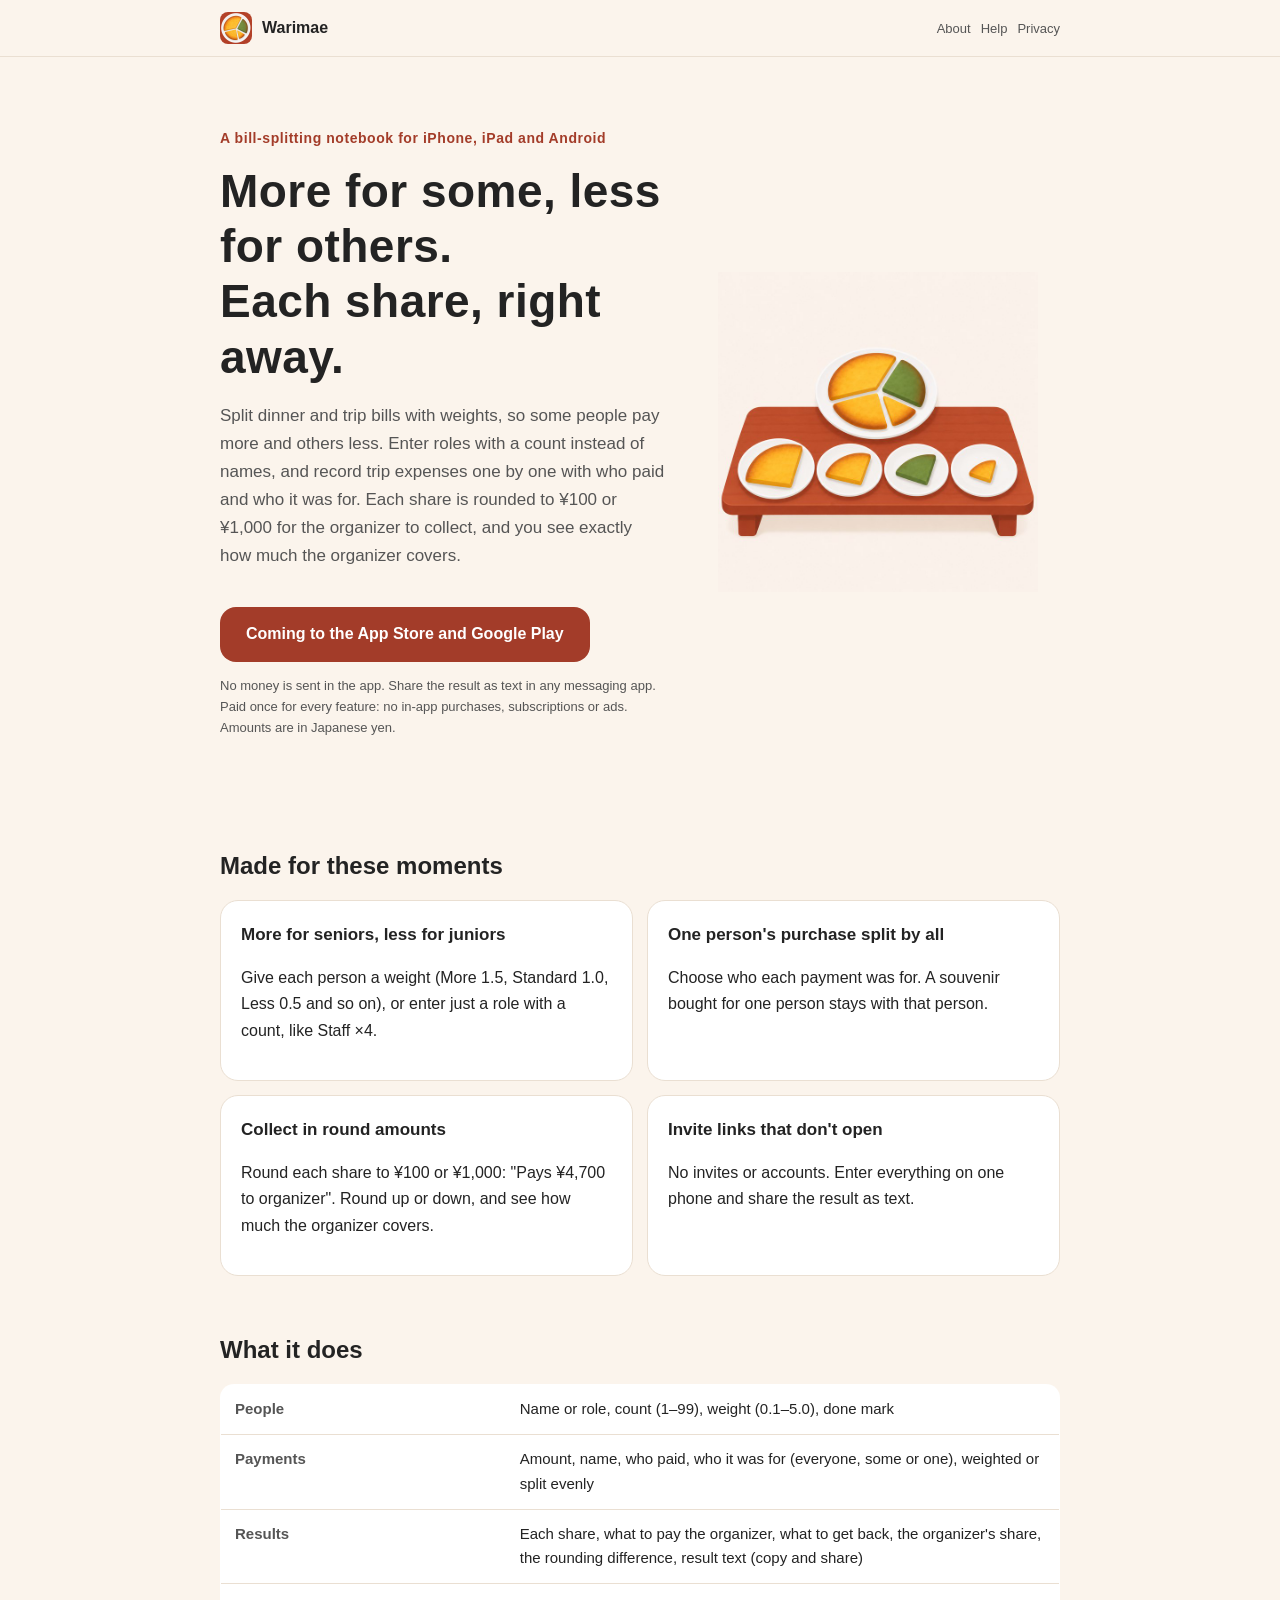
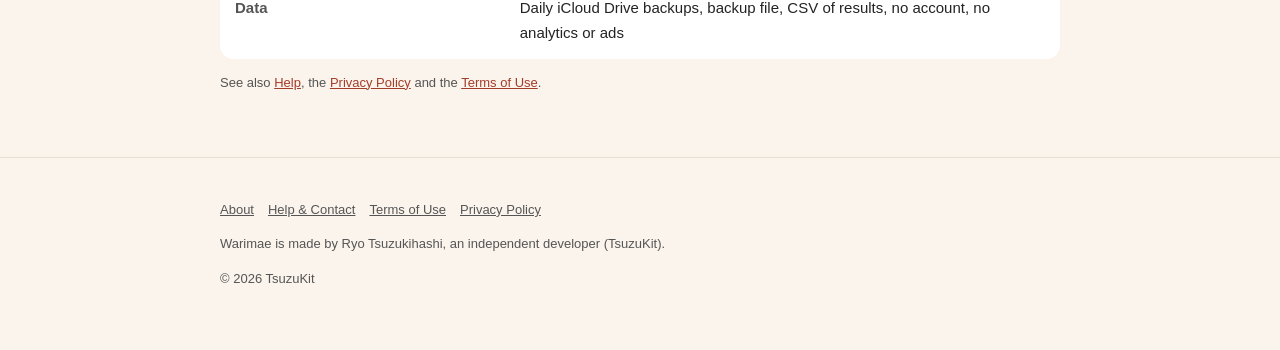
<file: index.html>
<!DOCTYPE html>
<html lang="ja" data-title-ja="わりまえ｜傾斜つき割り勘と旅行の精算" data-title-en="Warimae | Weighted bill split and trip expenses">
<head>
<meta charset="UTF-8">
<meta name="viewport" content="width=device-width, initial-scale=1">
<script>(function(){var l=navigator.languages&&navigator.languages.length?navigator.languages:[navigator.language||"ja"],p="en";for(var i=0;i<l.length;i++){var c=String(l[i]).toLowerCase();if(c.indexOf("ja")===0){p="ja";break}if(c.indexOf("en")===0){p="en";break}}var d=document.documentElement;d.lang=p;var t=d.getAttribute("data-title-"+p);if(t){document.title=t}})();</script>
<title>わりまえ｜傾斜つき割り勘と旅行の精算</title>
<meta name="description" content="部長は多め・新人は少なめの傾斜つき割り勘と、旅行の立替の精算。1人いくらを100円・1000円単位に丸めて幹事に集め、端数を誰が持つかまで出します。買い切り・広告なし。 / Split a bill with more for some and less for others, settle trip expenses, and round each share for the organizer to collect. One purchase, no ads.">
<meta property="og:title" content="わりまえ｜傾斜つき割り勘と旅行の精算">
<meta property="og:description" content="部長は多め・新人は少なめの傾斜つき割り勘と、旅行の立替の精算。1人いくらを100円・1000円単位に丸めて幹事に集め、端数を誰が持つかまで出します。買い切り・広告なし。">
<meta property="og:type" content="website">
<meta property="og:url" content="https://warimae.tsuzukit.com/">
<meta property="og:image" content="https://warimae.tsuzukit.com/assets/og.jpg">
<link rel="icon" href="assets/icon.png">
<link rel="apple-touch-icon" href="assets/icon.png">
<link rel="stylesheet" href="style.css">
</head>
<body>
<div data-l="ja" lang="ja">
<header class="site"><div class="wrap">
<a class="brand" href="./"><img src="assets/icon.png" alt="" width="32" height="32">わりまえ</a>
<nav class="site"><a href="./">紹介</a><a href="support.html">使い方</a><a href="privacy.html">プライバシー</a></nav>
</div></header>
<main class="wrap">
<section class="hero">
<div>
<p class="eyebrow">iPhone・iPad・Android の割り勘の帳面</p>
<h1>部長は多め、新人は少なめ。<br>1人いくら、すぐ出る。</h1>
<p class="lead">飲み会や旅行の割り勘を、人によって多め・少なめ（傾斜）をつけて出します。役職だけを人数つきで入れられ、旅行の立替は「誰が払った・誰のぶん」を1件ずつ。1人いくらを100円・1000円の単位に丸めて幹事に集め、端数を幹事が何円持つかまで出します。</p>
<a class="cta" href="#store" id="store">App Store・Google Play で配信予定</a>
<p class="note">送金や支払いはしません。結果は文にして LINE などに貼れます。買い切りで全部の機能が使え、アプリ内課金・サブスクリプション・広告はありません。</p>
</div>
<img src="assets/hero.jpg" alt="座卓に並んだ取り皿に、大きさのちがう焼き菓子が分けられたイラスト" width="360">
</section>

<h2>こんな困りごとのために</h2>
<div class="grid two">
<div class="card"><h3>役職で多め・少なめにしたい</h3><p>重み（多め 1.5・ふつう 1.0・少なめ 0.5 など）を人ごとに。名前でなく「一般 ×4」のように役職だけでも入れられます。</p></div>
<div class="card"><h3>1人ぶんの立替がみんなで割られる</h3><p>支払いごとに「誰のぶん」を選べます。おみやげのような1人ぶんの立替は、その人だけにつきます。</p></div>
<div class="card"><h3>100円・1000円で集めたい</h3><p>1人の額を単位に丸めて「幹事へ ¥4,700」。切り上げ・切り捨てを選べ、端数で幹事が何円持つかも出ます。</p></div>
<div class="card"><h3>招待のリンクが開けない</h3><p>招待もアカウントもいりません。1台で入れて、結果は文にして共有します。</p></div>
</div>

<h2>できること</h2>
<table>
<tr><th>人</th><td>名前か役職・人数（1〜99）・重み（0.1〜5.0）・済みの印</td></tr>
<tr><th>支払い</th><td>額・名前・払った人・誰のぶん（全員・何人か・1人）・重みを使うか頭割りか</td></tr>
<tr><th>結果</th><td>1人の持ち分・幹事へ払う額・幹事から受け取る額・幹事のぶん・端数の差・結果の文（コピーと共有）</td></tr>
<tr><th>データ</th><td>iCloud Drive の毎日の控え・控えのファイル・結果の CSV・アカウントなし・解析と広告なし</td></tr>
</table>
<p class="note"><a href="support.html">使い方</a>・<a href="privacy.html">プライバシーポリシー</a>・<a href="terms.html">利用規約</a>もご覧ください。</p>
</main>
<footer class="site"><div class="wrap">
<p><a href="./">紹介</a><a href="support.html">使い方とお問い合わせ</a><a href="terms.html">利用規約</a><a href="privacy.html">プライバシーポリシー</a></p>
<p>わりまえは、個人開発者の續橋涼（TsuzuKit）が作っているアプリです。</p>
<p>© 2026 TsuzuKit</p>
</div></footer>
</div>
<div data-l="en" lang="en">
<header class="site"><div class="wrap">
<a class="brand" href="./"><img src="assets/icon.png" alt="" width="32" height="32">Warimae</a>
<nav class="site"><a href="./">About</a><a href="support.html">Help</a><a href="privacy.html">Privacy</a></nav>
</div></header>
<main class="wrap">
<section class="hero">
<div>
<p class="eyebrow">A bill-splitting notebook for iPhone, iPad and Android</p>
<h1>More for some, less for others.<br>Each share, right away.</h1>
<p class="lead">Split dinner and trip bills with weights, so some people pay more and others less. Enter roles with a count instead of names, and record trip expenses one by one with who paid and who it was for. Each share is rounded to ¥100 or ¥1,000 for the organizer to collect, and you see exactly how much the organizer covers.</p>
<a class="cta" href="#store" id="store">Coming to the App Store and Google Play</a>
<p class="note">No money is sent in the app. Share the result as text in any messaging app. Paid once for every feature: no in-app purchases, subscriptions or ads. Amounts are in Japanese yen.</p>
</div>
<img src="assets/hero.jpg" alt="Illustration of small plates on a low table, each holding a different-sized slice of cake" width="360">
</section>

<h2>Made for these moments</h2>
<div class="grid two">
<div class="card"><h3>More for seniors, less for juniors</h3><p>Give each person a weight (More 1.5, Standard 1.0, Less 0.5 and so on), or enter just a role with a count, like Staff ×4.</p></div>
<div class="card"><h3>One person's purchase split by all</h3><p>Choose who each payment was for. A souvenir bought for one person stays with that person.</p></div>
<div class="card"><h3>Collect in round amounts</h3><p>Round each share to ¥100 or ¥1,000: "Pays ¥4,700 to organizer". Round up or down, and see how much the organizer covers.</p></div>
<div class="card"><h3>Invite links that don't open</h3><p>No invites or accounts. Enter everything on one phone and share the result as text.</p></div>
</div>

<h2>What it does</h2>
<table>
<tr><th>People</th><td>Name or role, count (1–99), weight (0.1–5.0), done mark</td></tr>
<tr><th>Payments</th><td>Amount, name, who paid, who it was for (everyone, some or one), weighted or split evenly</td></tr>
<tr><th>Results</th><td>Each share, what to pay the organizer, what to get back, the organizer's share, the rounding difference, result text (copy and share)</td></tr>
<tr><th>Data</th><td>Daily iCloud Drive backups, backup file, CSV of results, no account, no analytics or ads</td></tr>
</table>
<p class="note">See also <a href="support.html">Help</a>, the <a href="privacy.html">Privacy Policy</a> and the <a href="terms.html">Terms of Use</a>.</p>
</main>
<footer class="site"><div class="wrap">
<p><a href="./">About</a><a href="support.html">Help & Contact</a><a href="terms.html">Terms of Use</a><a href="privacy.html">Privacy Policy</a></p>
<p>Warimae is made by Ryo Tsuzukihashi, an independent developer (TsuzuKit).</p>
<p>© 2026 TsuzuKit</p>
</div></footer>
</div>
</body>
</html>
</file>
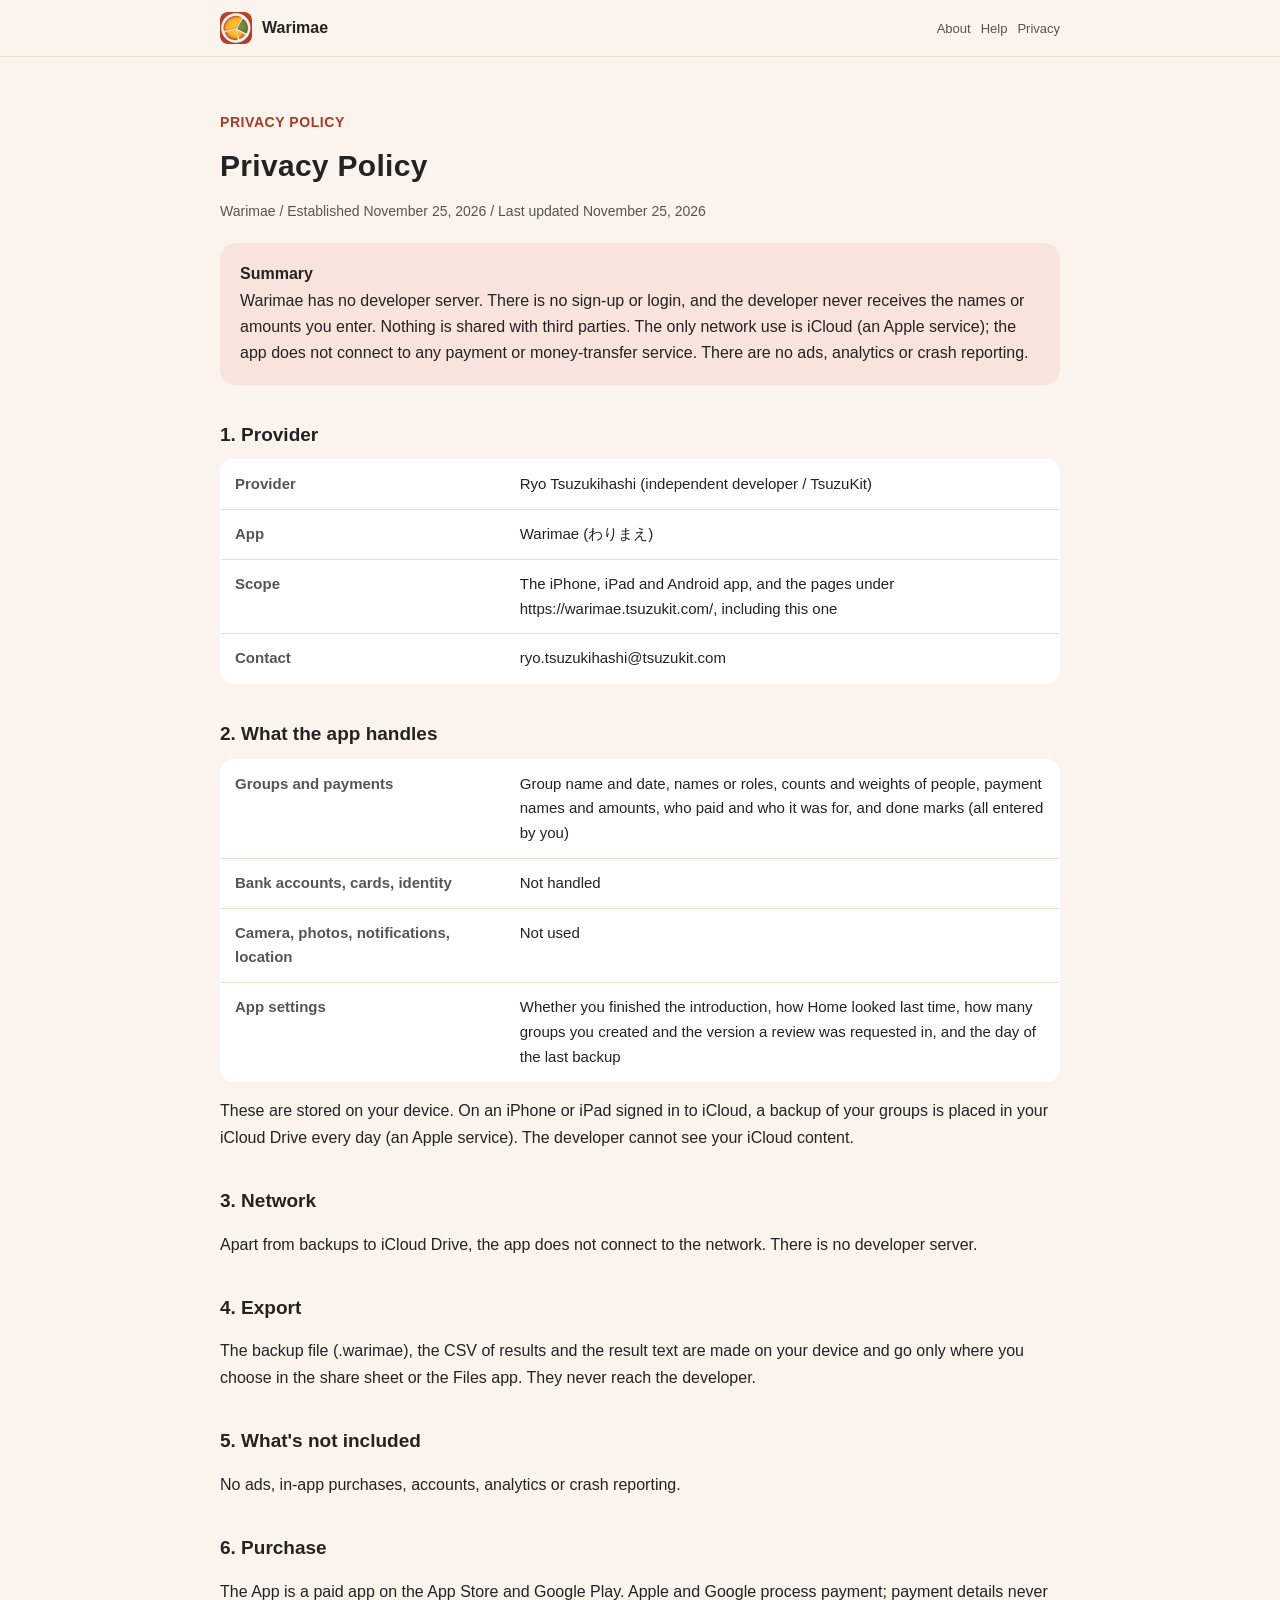
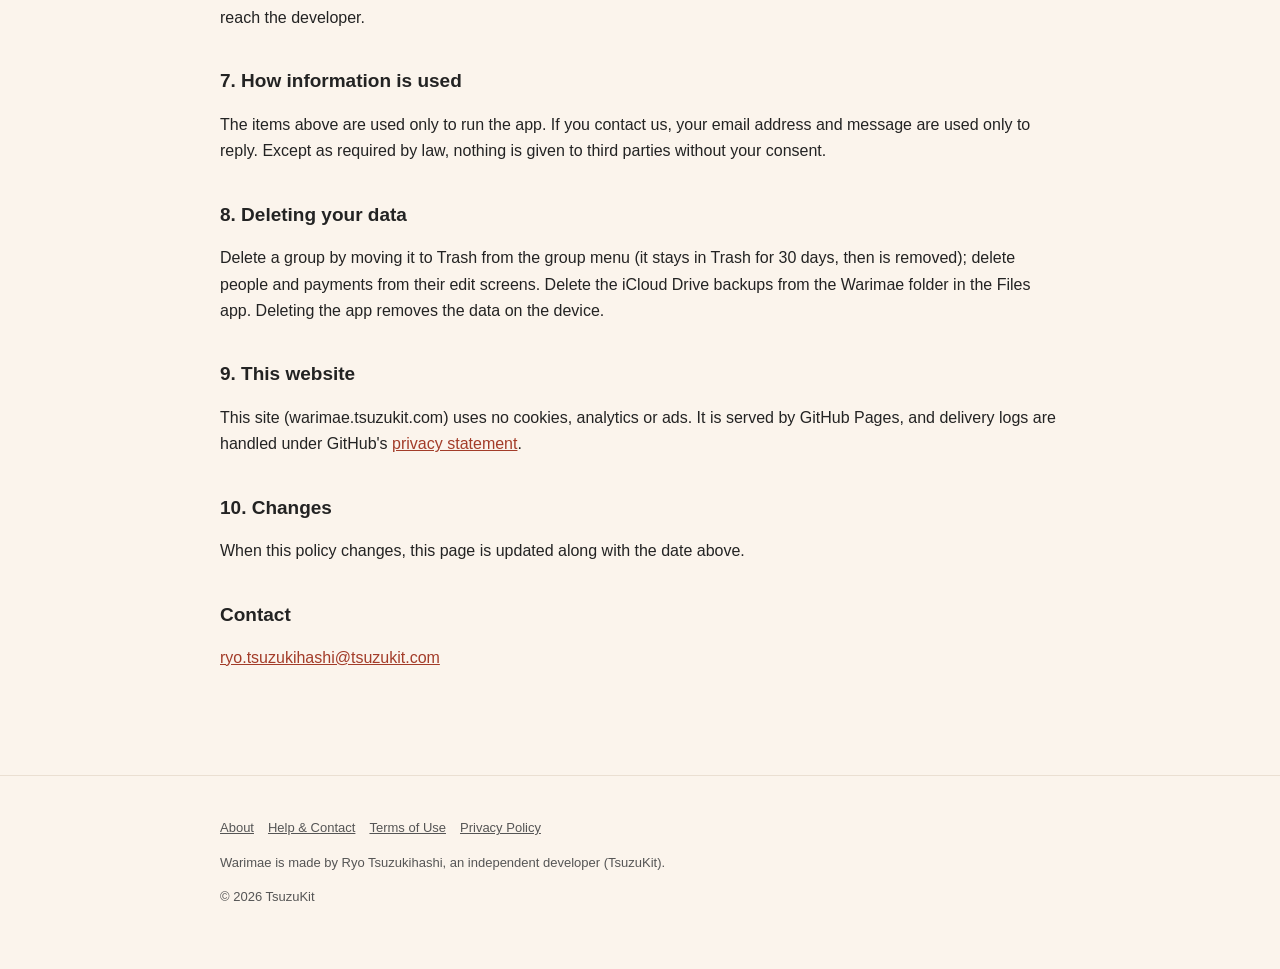
<file: privacy.html>
<!DOCTYPE html>
<html lang="ja" data-title-ja="プライバシーポリシー - わりまえ" data-title-en="Privacy Policy - Warimae">
<head>
<meta charset="UTF-8">
<meta name="viewport" content="width=device-width, initial-scale=1">
<script>(function(){var l=navigator.languages&&navigator.languages.length?navigator.languages:[navigator.language||"ja"],p="en";for(var i=0;i<l.length;i++){var c=String(l[i]).toLowerCase();if(c.indexOf("ja")===0){p="ja";break}if(c.indexOf("en")===0){p="en";break}}var d=document.documentElement;d.lang=p;var t=d.getAttribute("data-title-"+p);if(t){document.title=t}})();</script>
<title>プライバシーポリシー - わりまえ</title>
<meta name="description" content="わりまえのプライバシーポリシー。開発者は個人情報を集めません。名前や額は端末の外に送りません。 / Privacy Policy for Warimae. The developer collects no personal information. Names and amounts never leave your device.">
<meta property="og:title" content="プライバシーポリシー - わりまえ">
<meta property="og:description" content="わりまえのプライバシーポリシー。開発者は個人情報を集めません。名前や額は端末の外に送りません。">
<meta property="og:type" content="website">
<meta property="og:url" content="https://warimae.tsuzukit.com/privacy.html">
<meta property="og:image" content="https://warimae.tsuzukit.com/assets/og.jpg">
<link rel="icon" href="assets/icon.png">
<link rel="apple-touch-icon" href="assets/icon.png">
<link rel="stylesheet" href="style.css">
</head>
<body>
<div data-l="ja" lang="ja">
<header class="site"><div class="wrap">
<a class="brand" href="./"><img src="assets/icon.png" alt="" width="32" height="32">わりまえ</a>
<nav class="site"><a href="./">紹介</a><a href="support.html">使い方</a><a href="privacy.html">プライバシー</a></nav>
</div></header>
<main class="wrap">
<article class="doc">
<p class="eyebrow">PRIVACY POLICY</p>
<h1>プライバシーポリシー</h1>
<p class="meta">わりまえ／制定日 2026年11月25日／改定日 2026年11月25日</p>
<div class="summary"><strong>このポリシーの要旨</strong><br>わりまえは、開発者のサーバーを持たないアプリです。アカウント登録やログインはなく、開発者があなたの入れた名前や額を受け取ることはありません。第三者に渡すこともありません。通信は iCloud（Apple のサービス）だけで、送金や支払いのサービスにもつながりません。広告、分析ツール、クラッシュを報告する仕組みは入れていません。</div>
<h2>1. 提供者</h2>
<table>
<tr><th>提供者</th><td>續橋涼（個人開発者 / TsuzuKit）</td></tr>
<tr><th>アプリ名</th><td>わりまえ（英語名 Warimae）</td></tr>
<tr><th>対象</th><td>iPhone・iPad・Android 向けアプリと、このページを含む https://warimae.tsuzukit.com/ 配下のページ</td></tr>
<tr><th>連絡先</th><td>ryo.tsuzukihashi@tsuzukit.com</td></tr>
</table>
<h2>2. アプリが扱うもの</h2>
<table>
<tr><th>会と支払い</th><td>会の名前と日付・人の名前か役職・人数・重み・支払いの名前と額・払った人と誰のぶんか・済みの印（どれもあなたが入れたもの）</td></tr>
<tr><th>銀行の口座・カード・本人の情報</th><td>扱いません</td></tr>
<tr><th>カメラ・写真・通知・位置</th><td>使いません</td></tr>
<tr><th>アプリの設定</th><td>案内を終えたかどうか・前に開いたときのホームの様子・作った会の数とレビューのお願いを出した版・毎日の控えの日</td></tr>
</table>
<p>これらは端末の中に保存します。iCloud に入っている iPhone・iPad では、会の控えをあなたの iCloud Drive に毎日置きます（Apple のサービス）。開発者は、あなたの iCloud の中身を見ることはできません。</p>
<h2>3. 通信</h2>
<p>iCloud Drive への控えのほかに、通信はしません。開発者のサーバーはありません。</p>
<h2>4. 書き出し</h2>
<p>控えのファイル（.warimae）と結果の CSV・結果の文は端末の中で作ります。送り先は、あなたが共有の画面やファイル App で選んだ場所です。開発者には届きません。</p>
<h2>5. 入れていないもの</h2>
<p>広告・アプリ内課金・アカウント登録・分析ツール・クラッシュの報告は入れていません。</p>
<h2>6. 購入</h2>
<p>本アプリは App Store と Google Play の有料アプリです。お支払いは Apple・Google が処理し、支払いの情報は開発者には届きません。</p>
<h2>7. 情報を使う目的</h2>
<p>上のものは、アプリを動かすためだけに使います。お問い合わせをいただいたときは、メールアドレスと内容をお返事のためだけに使います。法令にもとづく場合を除き、本人の同意なく第三者に渡すことはありません。</p>
<h2>8. 消したいとき</h2>
<p>会は、会の画面のメニューからゴミ箱に入れて消せます（ゴミ箱に30日残り、そのあと消えます）。人と支払いは、それぞれの窓から消せます。iCloud Drive の控えは、ファイル App の「Warimae」のフォルダから消せます。アプリを消すと、端末の中のデータは消えます。</p>
<h2>9. このウェブサイトについて</h2>
<p>このサイト（warimae.tsuzukit.com）は、Cookie も、アクセスを計測する仕組みも、広告も使っていません。サイトは GitHub Pages で配信しており、配信の記録は GitHub の <a href="https://docs.github.com/ja/site-policy/privacy-policies/github-general-privacy-statement">プライバシーについての声明</a> に沿って扱われます。</p>
<h2>10. 改定</h2>
<p>このポリシーを変えるときは、このページを書きかえ、上の改定日を新しくします。</p>
<h2>お問い合わせ</h2>
<p><a href="mailto:ryo.tsuzukihashi@tsuzukit.com">ryo.tsuzukihashi@tsuzukit.com</a></p>
</article>
</main>
<footer class="site"><div class="wrap">
<p><a href="./">紹介</a><a href="support.html">使い方とお問い合わせ</a><a href="terms.html">利用規約</a><a href="privacy.html">プライバシーポリシー</a></p>
<p>わりまえは、個人開発者の續橋涼（TsuzuKit）が作っているアプリです。</p>
<p>© 2026 TsuzuKit</p>
</div></footer>
</div>
<div data-l="en" lang="en">
<header class="site"><div class="wrap">
<a class="brand" href="./"><img src="assets/icon.png" alt="" width="32" height="32">Warimae</a>
<nav class="site"><a href="./">About</a><a href="support.html">Help</a><a href="privacy.html">Privacy</a></nav>
</div></header>
<main class="wrap">
<article class="doc">
<p class="eyebrow">PRIVACY POLICY</p>
<h1>Privacy Policy</h1>
<p class="meta">Warimae / Established November 25, 2026 / Last updated November 25, 2026</p>
<div class="summary"><strong>Summary</strong><br>Warimae has no developer server. There is no sign-up or login, and the developer never receives the names or amounts you enter. Nothing is shared with third parties. The only network use is iCloud (an Apple service); the app does not connect to any payment or money-transfer service. There are no ads, analytics or crash reporting.</div>
<h2>1. Provider</h2>
<table>
<tr><th>Provider</th><td>Ryo Tsuzukihashi (independent developer / TsuzuKit)</td></tr>
<tr><th>App</th><td>Warimae (わりまえ)</td></tr>
<tr><th>Scope</th><td>The iPhone, iPad and Android app, and the pages under https://warimae.tsuzukit.com/, including this one</td></tr>
<tr><th>Contact</th><td>ryo.tsuzukihashi@tsuzukit.com</td></tr>
</table>
<h2>2. What the app handles</h2>
<table>
<tr><th>Groups and payments</th><td>Group name and date, names or roles, counts and weights of people, payment names and amounts, who paid and who it was for, and done marks (all entered by you)</td></tr>
<tr><th>Bank accounts, cards, identity</th><td>Not handled</td></tr>
<tr><th>Camera, photos, notifications, location</th><td>Not used</td></tr>
<tr><th>App settings</th><td>Whether you finished the introduction, how Home looked last time, how many groups you created and the version a review was requested in, and the day of the last backup</td></tr>
</table>
<p>These are stored on your device. On an iPhone or iPad signed in to iCloud, a backup of your groups is placed in your iCloud Drive every day (an Apple service). The developer cannot see your iCloud content.</p>
<h2>3. Network</h2>
<p>Apart from backups to iCloud Drive, the app does not connect to the network. There is no developer server.</p>
<h2>4. Export</h2>
<p>The backup file (.warimae), the CSV of results and the result text are made on your device and go only where you choose in the share sheet or the Files app. They never reach the developer.</p>
<h2>5. What's not included</h2>
<p>No ads, in-app purchases, accounts, analytics or crash reporting.</p>
<h2>6. Purchase</h2>
<p>The App is a paid app on the App Store and Google Play. Apple and Google process payment; payment details never reach the developer.</p>
<h2>7. How information is used</h2>
<p>The items above are used only to run the app. If you contact us, your email address and message are used only to reply. Except as required by law, nothing is given to third parties without your consent.</p>
<h2>8. Deleting your data</h2>
<p>Delete a group by moving it to Trash from the group menu (it stays in Trash for 30 days, then is removed); delete people and payments from their edit screens. Delete the iCloud Drive backups from the Warimae folder in the Files app. Deleting the app removes the data on the device.</p>
<h2>9. This website</h2>
<p>This site (warimae.tsuzukit.com) uses no cookies, analytics or ads. It is served by GitHub Pages, and delivery logs are handled under GitHub's <a href="https://docs.github.com/en/site-policy/privacy-policies/github-general-privacy-statement">privacy statement</a>.</p>
<h2>10. Changes</h2>
<p>When this policy changes, this page is updated along with the date above.</p>
<h2>Contact</h2>
<p><a href="mailto:ryo.tsuzukihashi@tsuzukit.com">ryo.tsuzukihashi@tsuzukit.com</a></p>
</article>
</main>
<footer class="site"><div class="wrap">
<p><a href="./">About</a><a href="support.html">Help & Contact</a><a href="terms.html">Terms of Use</a><a href="privacy.html">Privacy Policy</a></p>
<p>Warimae is made by Ryo Tsuzukihashi, an independent developer (TsuzuKit).</p>
<p>© 2026 TsuzuKit</p>
</div></footer>
</div>
</body>
</html>
</file>
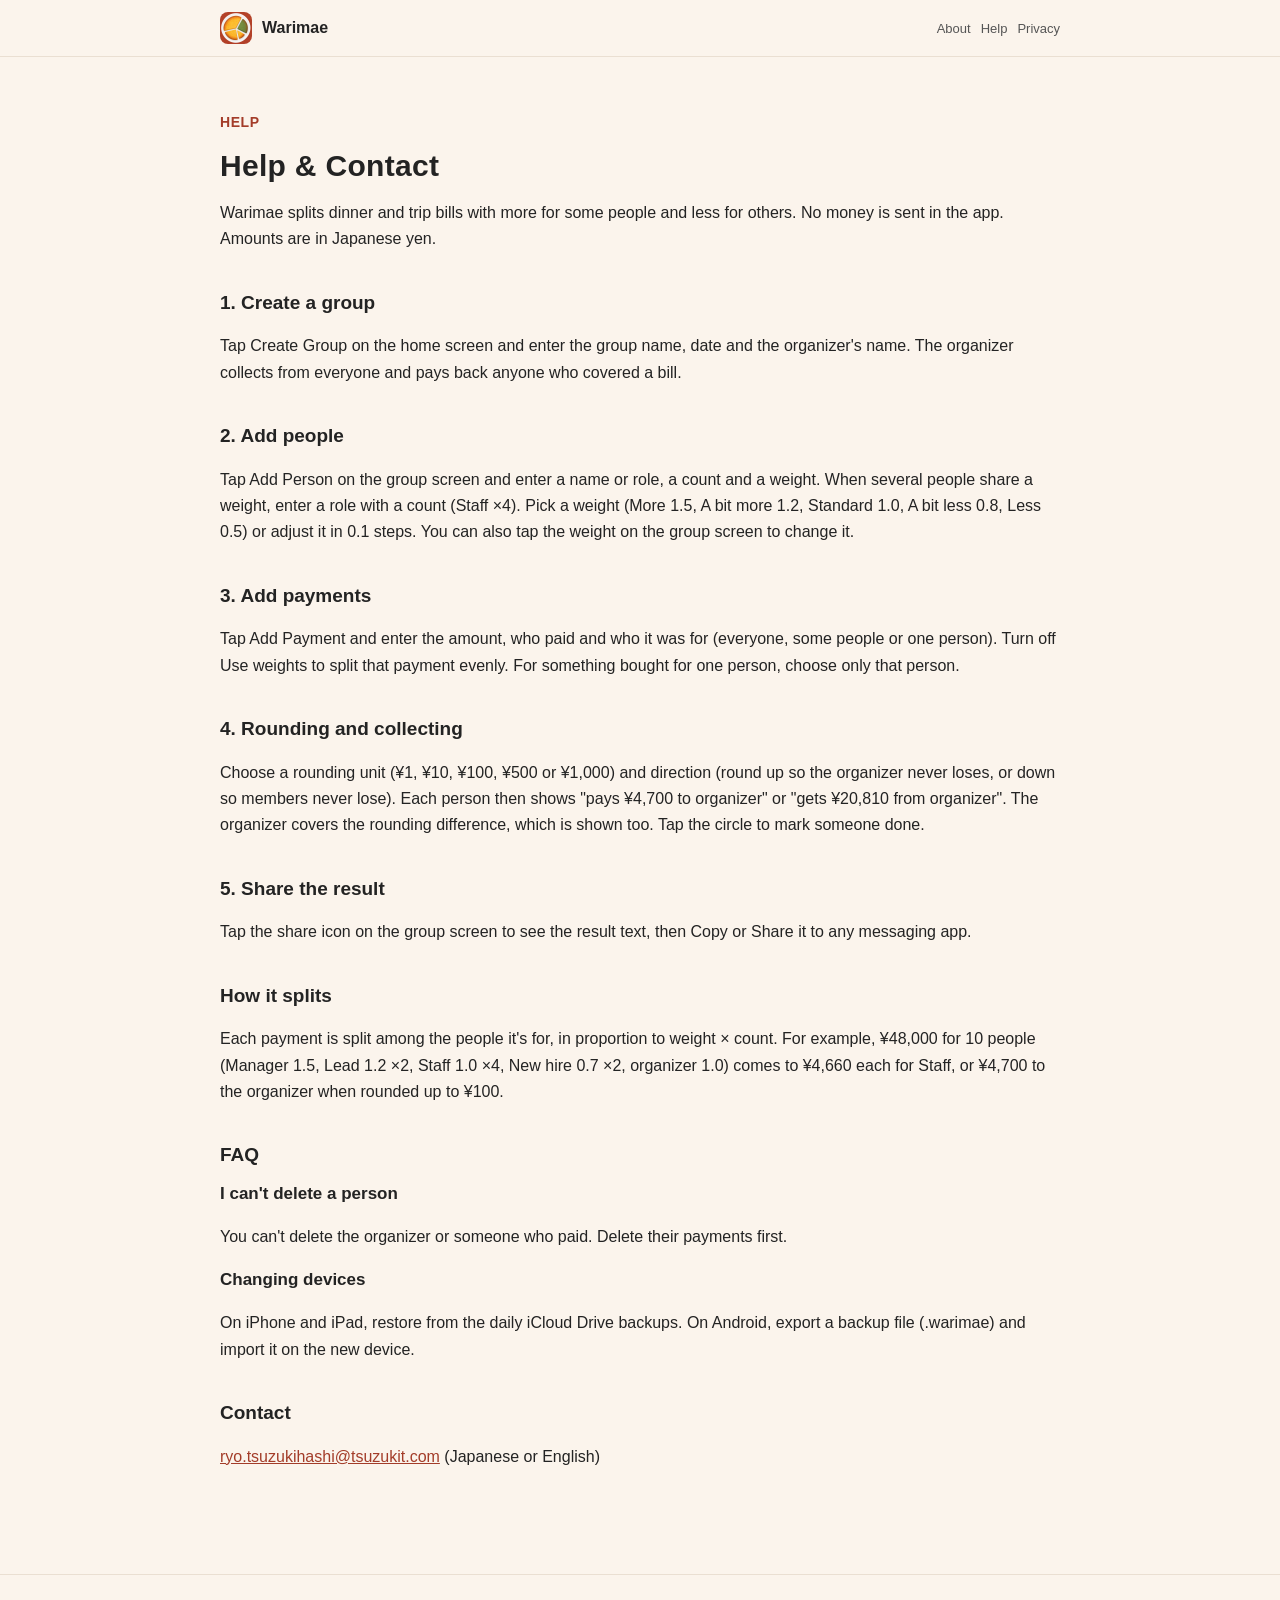
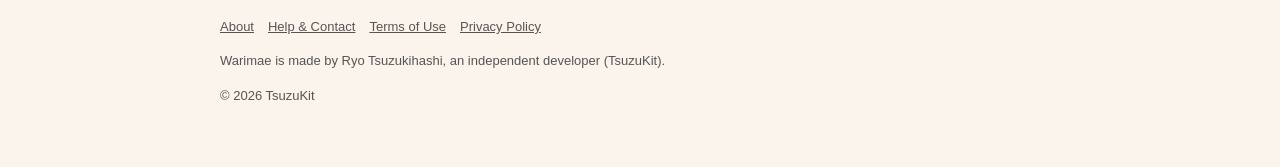
<file: support.html>
<!DOCTYPE html>
<html lang="ja" data-title-ja="使い方とお問い合わせ - わりまえ" data-title-en="Help &amp; Contact - Warimae">
<head>
<meta charset="UTF-8">
<meta name="viewport" content="width=device-width, initial-scale=1">
<script>(function(){var l=navigator.languages&&navigator.languages.length?navigator.languages:[navigator.language||"ja"],p="en";for(var i=0;i<l.length;i++){var c=String(l[i]).toLowerCase();if(c.indexOf("ja")===0){p="ja";break}if(c.indexOf("en")===0){p="en";break}}var d=document.documentElement;d.lang=p;var t=d.getAttribute("data-title-"+p);if(t){document.title=t}})();</script>
<title>使い方とお問い合わせ - わりまえ</title>
<meta name="description" content="わりまえの使い方（会をつくる・人と重み・支払い・端数・結果の共有）とよくあるご質問、お問い合わせ。 / How to use Warimae (groups, people and weights, payments, rounding, sharing results), FAQ and contact.">
<meta property="og:title" content="使い方とお問い合わせ - わりまえ">
<meta property="og:description" content="わりまえの使い方（会をつくる・人と重み・支払い・端数・結果の共有）とよくあるご質問、お問い合わせ。">
<meta property="og:type" content="website">
<meta property="og:url" content="https://warimae.tsuzukit.com/support.html">
<meta property="og:image" content="https://warimae.tsuzukit.com/assets/og.jpg">
<link rel="icon" href="assets/icon.png">
<link rel="apple-touch-icon" href="assets/icon.png">
<link rel="stylesheet" href="style.css">
</head>
<body>
<div data-l="ja" lang="ja">
<header class="site"><div class="wrap">
<a class="brand" href="./"><img src="assets/icon.png" alt="" width="32" height="32">わりまえ</a>
<nav class="site"><a href="./">紹介</a><a href="support.html">使い方</a><a href="privacy.html">プライバシー</a></nav>
</div></header>
<main class="wrap">
<article class="doc">
<p class="eyebrow">HELP</p>
<h1>使い方とお問い合わせ</h1>
<p>わりまえは、飲み会や旅行の割り勘を、人によって多め・少なめをつけて出す帳面です。送金や支払いはしません。</p>
<h2>1. 会をつくる</h2>
<p>ホームの［会をつくる］で、会の名前と日付、幹事（集める人）の名前を入れます。幹事は、みんなから集めて、立て替えた人に返す人です。</p>
<h2>2. 人を足す</h2>
<p>会の画面の［人を足す］で、名前か役職・人数・重みを入れます。同じ重みの人が何人もいるときは、役職にして人数を入れられます（一般 ×4）。重みは札（多め 1.5・やや多め 1.2・ふつう 1.0・やや少なめ 0.8・少なめ 0.5）か、0.1 きざみで。会の画面の重みの札を押しても変えられます。</p>
<h2>3. 支払いを足す</h2>
<p>［支払いを足す］で、額・払った人・誰のぶん（全員・何人か・1人）を入れます。「重みを使う」を切ると、その支払いは頭割りです。おみやげのような1人ぶんの立替は、その人だけを選びます。</p>
<h2>4. 端数と集め方</h2>
<p>端数の単位（1・10・100・500・1000円）と向き（切り上げ＝幹事が損をしない・切り捨て＝みんなが損をしない）を選ぶと、1人ずつ「幹事へ ¥4,700」「幹事から ¥20,810」が出ます。丸めた差は幹事が持ち、その額も出ます。払った人には丸の印をつけられます。</p>
<h2>5. 結果を共有する</h2>
<p>会の画面の共有の印で、結果の文が出ます。［コピー］か［共有］で LINE などに貼ってください。</p>
<h2>分け方</h2>
<p>支払いごとに、誰のぶんに入る人へ、重み × 人数の割合で分けます。たとえば 48,000円を10人（部長 1.5・課長 1.2 ×2・一般 1.0 ×4・新人 0.7 ×2・幹事 1.0）で分けると、一般は1人 4,660円、100円単位の切り上げで幹事へ 4,700円です。</p>
<h2>よくあるご質問</h2>
<h3>人を消せない</h3>
<p>幹事と、支払いをした人は消せません。その人が払った支払いを先に消してください。</p>
<h3>機種変更のとき</h3>
<p>iPhone・iPad は iCloud Drive の毎日の控えから戻せます。Android は控えのファイル（.warimae）を書き出して、新しい端末で読みこみます。</p>
<h2>お問い合わせ</h2>
<p><a href="mailto:ryo.tsuzukihashi@tsuzukit.com">ryo.tsuzukihashi@tsuzukit.com</a>（日本語・英語）</p>
</article>
</main>
<footer class="site"><div class="wrap">
<p><a href="./">紹介</a><a href="support.html">使い方とお問い合わせ</a><a href="terms.html">利用規約</a><a href="privacy.html">プライバシーポリシー</a></p>
<p>わりまえは、個人開発者の續橋涼（TsuzuKit）が作っているアプリです。</p>
<p>© 2026 TsuzuKit</p>
</div></footer>
</div>
<div data-l="en" lang="en">
<header class="site"><div class="wrap">
<a class="brand" href="./"><img src="assets/icon.png" alt="" width="32" height="32">Warimae</a>
<nav class="site"><a href="./">About</a><a href="support.html">Help</a><a href="privacy.html">Privacy</a></nav>
</div></header>
<main class="wrap">
<article class="doc">
<p class="eyebrow">HELP</p>
<h1>Help &amp; Contact</h1>
<p>Warimae splits dinner and trip bills with more for some people and less for others. No money is sent in the app. Amounts are in Japanese yen.</p>
<h2>1. Create a group</h2>
<p>Tap Create Group on the home screen and enter the group name, date and the organizer's name. The organizer collects from everyone and pays back anyone who covered a bill.</p>
<h2>2. Add people</h2>
<p>Tap Add Person on the group screen and enter a name or role, a count and a weight. When several people share a weight, enter a role with a count (Staff ×4). Pick a weight (More 1.5, A bit more 1.2, Standard 1.0, A bit less 0.8, Less 0.5) or adjust it in 0.1 steps. You can also tap the weight on the group screen to change it.</p>
<h2>3. Add payments</h2>
<p>Tap Add Payment and enter the amount, who paid and who it was for (everyone, some people or one person). Turn off Use weights to split that payment evenly. For something bought for one person, choose only that person.</p>
<h2>4. Rounding and collecting</h2>
<p>Choose a rounding unit (¥1, ¥10, ¥100, ¥500 or ¥1,000) and direction (round up so the organizer never loses, or down so members never lose). Each person then shows "pays ¥4,700 to organizer" or "gets ¥20,810 from organizer". The organizer covers the rounding difference, which is shown too. Tap the circle to mark someone done.</p>
<h2>5. Share the result</h2>
<p>Tap the share icon on the group screen to see the result text, then Copy or Share it to any messaging app.</p>
<h2>How it splits</h2>
<p>Each payment is split among the people it's for, in proportion to weight × count. For example, ¥48,000 for 10 people (Manager 1.5, Lead 1.2 ×2, Staff 1.0 ×4, New hire 0.7 ×2, organizer 1.0) comes to ¥4,660 each for Staff, or ¥4,700 to the organizer when rounded up to ¥100.</p>
<h2>FAQ</h2>
<h3>I can't delete a person</h3>
<p>You can't delete the organizer or someone who paid. Delete their payments first.</p>
<h3>Changing devices</h3>
<p>On iPhone and iPad, restore from the daily iCloud Drive backups. On Android, export a backup file (.warimae) and import it on the new device.</p>
<h2>Contact</h2>
<p><a href="mailto:ryo.tsuzukihashi@tsuzukit.com">ryo.tsuzukihashi@tsuzukit.com</a> (Japanese or English)</p>
</article>
</main>
<footer class="site"><div class="wrap">
<p><a href="./">About</a><a href="support.html">Help & Contact</a><a href="terms.html">Terms of Use</a><a href="privacy.html">Privacy Policy</a></p>
<p>Warimae is made by Ryo Tsuzukihashi, an independent developer (TsuzuKit).</p>
<p>© 2026 TsuzuKit</p>
</div></footer>
</div>
</body>
</html>
</file>
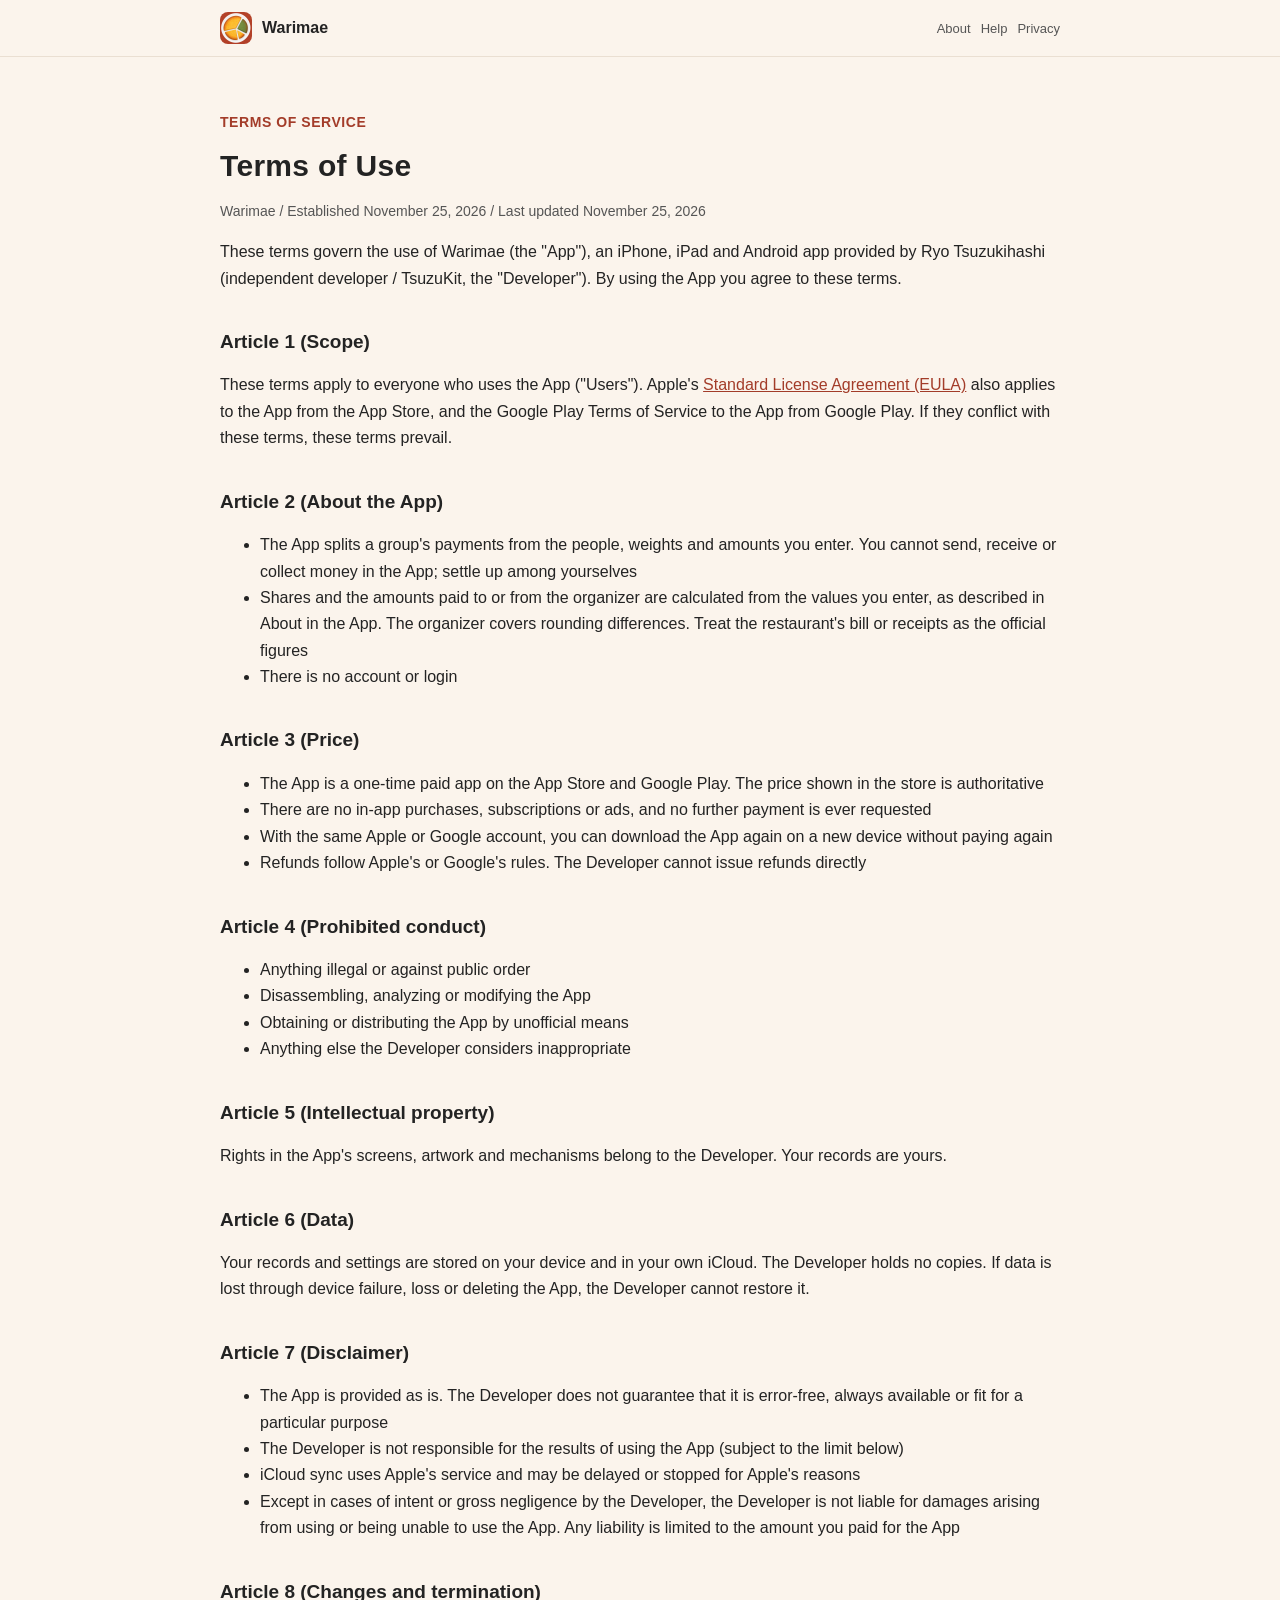
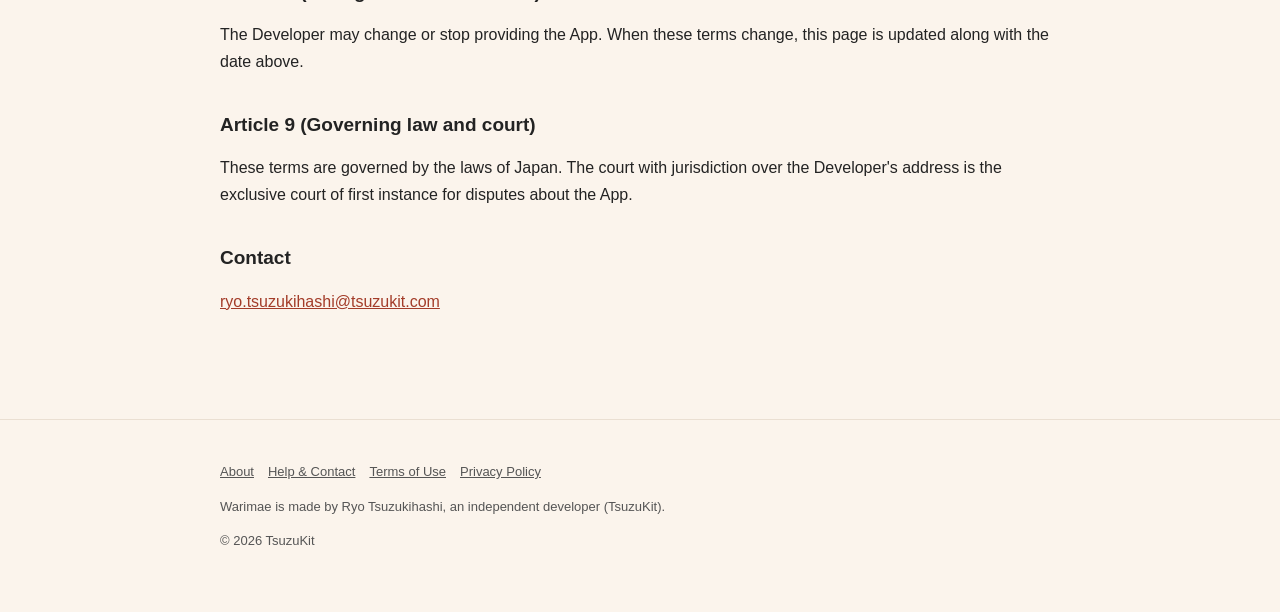
<file: terms.html>
<!DOCTYPE html>
<html lang="ja" data-title-ja="利用規約 - わりまえ" data-title-en="Terms of Use - Warimae">
<head>
<meta charset="UTF-8">
<meta name="viewport" content="width=device-width, initial-scale=1">
<script>(function(){var l=navigator.languages&&navigator.languages.length?navigator.languages:[navigator.language||"ja"],p="en";for(var i=0;i<l.length;i++){var c=String(l[i]).toLowerCase();if(c.indexOf("ja")===0){p="ja";break}if(c.indexOf("en")===0){p="en";break}}var d=document.documentElement;d.lang=p;var t=d.getAttribute("data-title-"+p);if(t){document.title=t}})();</script>
<title>利用規約 - わりまえ</title>
<meta name="description" content="わりまえの利用規約。 / Terms of Use for Warimae.">
<meta property="og:title" content="利用規約 - わりまえ">
<meta property="og:description" content="わりまえの利用規約。">
<meta property="og:type" content="website">
<meta property="og:url" content="https://warimae.tsuzukit.com/terms.html">
<meta property="og:image" content="https://warimae.tsuzukit.com/assets/og.jpg">
<link rel="icon" href="assets/icon.png">
<link rel="apple-touch-icon" href="assets/icon.png">
<link rel="stylesheet" href="style.css">
</head>
<body>
<div data-l="ja" lang="ja">
<header class="site"><div class="wrap">
<a class="brand" href="./"><img src="assets/icon.png" alt="" width="32" height="32">わりまえ</a>
<nav class="site"><a href="./">紹介</a><a href="support.html">使い方</a><a href="privacy.html">プライバシー</a></nav>
</div></header>
<main class="wrap">
<article class="doc">
<p class="eyebrow">TERMS OF SERVICE</p>
<h1>利用規約</h1>
<p class="meta">わりまえ／制定日 2026年11月25日／改定日 2026年11月25日</p>
<p>この規約は、續橋涼（個人開発者 / TsuzuKit。以下「開発者」）が提供する iPhone・iPad・Android アプリ「わりまえ」（以下「本アプリ」）を使うときの決まりです。本アプリを使った時点で、この規約に同意したものとします。</p>
<h2>第1条（適用）</h2>
<p>この規約は、本アプリを使うすべての方（以下「利用者」）に適用されます。App Store から入れた本アプリには、Apple が定める<a href="https://www.apple.com/legal/internet-services/itunes/dev/stdeula/">標準のライセンス契約（EULA）</a>も、Google Play から入れた本アプリには Google Play の利用規約も、あわせて適用されます。この規約とそれらが食い違うときは、この規約を優先します。</p>
<h2>第2条（本アプリについて）</h2>
<ul>
<li>本アプリは、会の支払いを、利用者が入れた人・重み・額から割り勘にして数えるための道具です。本アプリで送金・支払い・集金はできません。お金のやりとりは利用者どうしで行ってください</li>
<li>1人の持ち分・幹事へ払う額・幹事から受け取る額は、利用者が入れた値から「このアプリについて」に書いた分け方で出すものです。丸めた差は幹事が持つ決まりです。実際の会計の額は、お店の伝票やレシートを正としてください</li>
<li>アカウント登録やログインはありません</li>
</ul>
<h2>第3条（料金）</h2>
<ul>
<li>本アプリは、App Store・Google Play で購入する買い切りの有料アプリです。価格はストアに表示されるものが正です</li>
<li>アプリ内課金、サブスクリプション、広告はありません。購入したあとに追加の支払いを求めることはありません</li>
<li>同じ Apple アカウント・Google アカウントであれば、機種変更やアプリの入れ直しのときに、もう一度お支払いいただかずにダウンロードできます</li>
<li>返金は Apple・Google の規定に従います。開発者が直接返金することはできません</li>
</ul>
<h2>第4条（禁止事項）</h2>
<p>本アプリを使うとき、次のことをしてはいけません。</p>
<ul>
<li>法令や公序良俗に反すること</li>
<li>本アプリを分解・解析・改変すること</li>
<li>本アプリを正規の方法以外で入手したり、配ったりすること</li>
<li>そのほか、開発者が不適切と判断すること</li>
</ul>
<h2>第5条（知的財産）</h2>
<p>本アプリの画面・絵・仕組みについての権利は、開発者にあります。利用者が入れた記録は、利用者のものです。</p>
<h2>第6条（データ）</h2>
<p>記録・設定は、利用者の端末と、利用者の iCloud に保存されます。開発者はその記録を持っていません。端末の故障や紛失、アプリの削除などで消えても、開発者は元に戻すことができません。</p>
<h2>第7条（免責事項）</h2>
<ul>
<li>本アプリは、そのままの状態で提供します。開発者は、本アプリに誤りがないこと、いつでも使えること、特定の目的に合うことを保証しません</li>
<li>本アプリを使った結果について、開発者は責任を負いません（下の項の上限のとおり）</li>
<li>iCloud の同期は Apple のサービスを使うため、Apple の都合で遅れたり止まったりすることがあります</li>
<li>本アプリを使ったこと、または使えなかったことで利用者や周りの人に損害が生じても、開発者に故意または重大な過失がある場合を除き、開発者は責任を負いません。責任を負う場合も、利用者が本アプリに支払った金額を上限とします</li>
</ul>
<h2>第8条（変更と終了）</h2>
<p>開発者は、本アプリの内容を変えること、提供を終えることがあります。この規約を変えるときは、このページを書きかえ、上の改定日を新しくします。</p>
<h2>第9条（準拠法と裁判所）</h2>
<p>この規約は日本法に従います。本アプリについての争いは、開発者の住所地を管轄する裁判所を、第一審の専属的な合意管轄裁判所とします。</p>
<h2>お問い合わせ</h2>
<p><a href="mailto:ryo.tsuzukihashi@tsuzukit.com">ryo.tsuzukihashi@tsuzukit.com</a></p>
</article>
</main>
<footer class="site"><div class="wrap">
<p><a href="./">紹介</a><a href="support.html">使い方とお問い合わせ</a><a href="terms.html">利用規約</a><a href="privacy.html">プライバシーポリシー</a></p>
<p>わりまえは、個人開発者の續橋涼（TsuzuKit）が作っているアプリです。</p>
<p>© 2026 TsuzuKit</p>
</div></footer>
</div>
<div data-l="en" lang="en">
<header class="site"><div class="wrap">
<a class="brand" href="./"><img src="assets/icon.png" alt="" width="32" height="32">Warimae</a>
<nav class="site"><a href="./">About</a><a href="support.html">Help</a><a href="privacy.html">Privacy</a></nav>
</div></header>
<main class="wrap">
<article class="doc">
<p class="eyebrow">TERMS OF SERVICE</p>
<h1>Terms of Use</h1>
<p class="meta">Warimae / Established November 25, 2026 / Last updated November 25, 2026</p>
<p>These terms govern the use of Warimae (the "App"), an iPhone, iPad and Android app provided by Ryo Tsuzukihashi (independent developer / TsuzuKit, the "Developer"). By using the App you agree to these terms.</p>
<h2>Article 1 (Scope)</h2>
<p>These terms apply to everyone who uses the App ("Users"). Apple's <a href="https://www.apple.com/legal/internet-services/itunes/dev/stdeula/">Standard License Agreement (EULA)</a> also applies to the App from the App Store, and the Google Play Terms of Service to the App from Google Play. If they conflict with these terms, these terms prevail.</p>
<h2>Article 2 (About the App)</h2>
<ul>
<li>The App splits a group's payments from the people, weights and amounts you enter. You cannot send, receive or collect money in the App; settle up among yourselves</li>
<li>Shares and the amounts paid to or from the organizer are calculated from the values you enter, as described in About in the App. The organizer covers rounding differences. Treat the restaurant's bill or receipts as the official figures</li>
<li>There is no account or login</li>
</ul>
<h2>Article 3 (Price)</h2>
<ul>
<li>The App is a one-time paid app on the App Store and Google Play. The price shown in the store is authoritative</li>
<li>There are no in-app purchases, subscriptions or ads, and no further payment is ever requested</li>
<li>With the same Apple or Google account, you can download the App again on a new device without paying again</li>
<li>Refunds follow Apple's or Google's rules. The Developer cannot issue refunds directly</li>
</ul>
<h2>Article 4 (Prohibited conduct)</h2>
<ul>
<li>Anything illegal or against public order</li>
<li>Disassembling, analyzing or modifying the App</li>
<li>Obtaining or distributing the App by unofficial means</li>
<li>Anything else the Developer considers inappropriate</li>
</ul>
<h2>Article 5 (Intellectual property)</h2>
<p>Rights in the App's screens, artwork and mechanisms belong to the Developer. Your records are yours.</p>
<h2>Article 6 (Data)</h2>
<p>Your records and settings are stored on your device and in your own iCloud. The Developer holds no copies. If data is lost through device failure, loss or deleting the App, the Developer cannot restore it.</p>
<h2>Article 7 (Disclaimer)</h2>
<ul>
<li>The App is provided as is. The Developer does not guarantee that it is error-free, always available or fit for a particular purpose</li>
<li>The Developer is not responsible for the results of using the App (subject to the limit below)</li>
<li>iCloud sync uses Apple's service and may be delayed or stopped for Apple's reasons</li>
<li>Except in cases of intent or gross negligence by the Developer, the Developer is not liable for damages arising from using or being unable to use the App. Any liability is limited to the amount you paid for the App</li>
</ul>
<h2>Article 8 (Changes and termination)</h2>
<p>The Developer may change or stop providing the App. When these terms change, this page is updated along with the date above.</p>
<h2>Article 9 (Governing law and court)</h2>
<p>These terms are governed by the laws of Japan. The court with jurisdiction over the Developer's address is the exclusive court of first instance for disputes about the App.</p>
<h2>Contact</h2>
<p><a href="mailto:ryo.tsuzukihashi@tsuzukit.com">ryo.tsuzukihashi@tsuzukit.com</a></p>
</article>
</main>
<footer class="site"><div class="wrap">
<p><a href="./">About</a><a href="support.html">Help & Contact</a><a href="terms.html">Terms of Use</a><a href="privacy.html">Privacy Policy</a></p>
<p>Warimae is made by Ryo Tsuzukihashi, an independent developer (TsuzuKit).</p>
<p>© 2026 TsuzuKit</p>
</div></footer>
</div>
</body>
</html>
</file>
<file: style.css>
/* わりまえ — 生成りの地・墨の文字・朱の差し色（地の上で 4.5:1 以上）。暗い表示は淡い朱の字 */
:root {
  --paper: #fbf4ec; --card: #ffffff; --ink: #232323; --sub: #555555; --line: #eadfd2; --on-accent: #ffffff;
  --vermilion: #a33c29; --vermilion-soft: #f8e3dd; --navy: #a33c29; --correct: #2f6b45;
}
@media (prefers-color-scheme: dark) {
  :root { --paper: #1a1413; --card: #241c1a; --ink: #eef0f4; --sub: #b9b4b0; --line: #3a2e2b; --on-accent: #2a0f09;
    --vermilion: #f09a84; --vermilion-soft: #3a211c; --navy: #f09a84; --correct: #9cc8a6; }
}
* { box-sizing: border-box; }
html { -webkit-text-size-adjust: 100%; }
body { margin: 0; background: var(--paper); color: var(--ink); line-height: 1.8;
  font-family: -apple-system, BlinkMacSystemFont, "Hiragino Sans", "Hiragino Kaku Gothic ProN", "Noto Sans JP", sans-serif; }
a { color: var(--navy); }
.wrap { max-width: 880px; margin: 0 auto; padding: 0 20px; }
header.site { border-bottom: 1px solid var(--line); background: var(--paper); position: sticky; top: 0; z-index: 5; }
header.site .wrap { display: flex; align-items: center; gap: 16px; min-height: 56px; }
.brand { display: flex; align-items: center; gap: 10px; font-weight: 800; text-decoration: none; color: var(--ink); margin-right: auto; }
.brand img { width: 32px; height: 32px; border-radius: 8px; }
nav.site a { font-size: 14px; text-decoration: none; color: var(--sub); margin-left: 14px; white-space: nowrap; }
nav.site a:hover { color: var(--ink); }
.hero { padding: 56px 0 40px; display: grid; gap: 32px; align-items: center; }
@media (min-width: 760px) { .hero { grid-template-columns: 1.1fr 0.9fr; } }
.eyebrow { color: var(--vermilion); font-weight: 700; font-size: 14px; letter-spacing: 0.04em; }
h1 { font-size: clamp(30px, 6vw, 46px); line-height: 1.35; margin: 8px 0 16px; letter-spacing: 0.01em; }
h2 { font-size: 24px; margin: 56px 0 16px; line-height: 1.5; }
h3 { font-size: 17px; margin: 0 0 6px; }
.lead { font-size: 17px; color: var(--sub); }
.cta { display: inline-block; margin-top: 20px; background: var(--vermilion); color: var(--on-accent); font-weight: 700; text-decoration: none;
  padding: 14px 26px; border-radius: 16px; }
.note { font-size: 13px; color: var(--sub); }
.hero img { width: 100%; max-width: 320px; height: auto; justify-self: center; }
.grid { display: grid; gap: 14px; }
@media (min-width: 700px) { .grid.two { grid-template-columns: 1fr 1fr; } .grid.three { grid-template-columns: repeat(3, 1fr); } }
.card { background: var(--card); border: 1px solid var(--line); border-radius: 18px; padding: 20px; }
.card.em { background: var(--vermilion-soft); border-color: transparent; }
.steps { counter-reset: step; }
.steps .card { position: relative; padding-left: 62px; }
.steps .card::before { counter-increment: step; content: counter(step); position: absolute; left: 18px; top: 18px; width: 32px; height: 32px;
  border-radius: 50%; border: 2.5px solid var(--vermilion); color: var(--vermilion); font-weight: 800; display: grid; place-items: center; }
table { width: 100%; border-collapse: collapse; background: var(--card); border: 1px solid var(--line); border-radius: 14px; overflow: hidden; }
th, td { text-align: left; padding: 12px 14px; border-bottom: 1px solid var(--line); vertical-align: top; font-size: 15px; }
th { width: 34%; color: var(--sub); font-weight: 600; }
tr:last-child th, tr:last-child td { border-bottom: none; }
.doc { padding: 40px 0 24px; }
.doc h1 { font-size: 30px; }
.doc h2 { font-size: 19px; margin: 36px 0 10px; }
.doc .meta { color: var(--sub); font-size: 14px; }
.doc .summary { background: var(--vermilion-soft); border-radius: 16px; padding: 18px 20px; margin: 20px 0; }
details { background: var(--card); border: 1px solid var(--line); border-radius: 14px; padding: 14px 18px; }
details + details { margin-top: 10px; }
summary { font-weight: 700; cursor: pointer; }
footer.site { border-top: 1px solid var(--line); margin-top: 64px; padding: 28px 0 48px; color: var(--sub); font-size: 13px; }
footer.site a { color: var(--sub); margin-right: 14px; }
.qid { font-family: ui-monospace, SFMono-Regular, Menlo, monospace; background: var(--card); border: 1px solid var(--line);
  border-radius: 8px; padding: 2px 8px; }
/* 端末の言語に合うほうだけ見せる（build.py が両方を1ページに入れる） */
html[lang="ja"] [data-l="en"], html[lang="en"] [data-l="ja"] { display: none; }
[lang="en"] { line-height: 1.65; }
[lang="en"] h1 { line-height: 1.2; }
[lang="en"] nav.site a { font-size: 13px; margin-left: 10px; }
@media (max-width: 480px) { nav.site a { font-size: 12px; margin-left: 8px; } header.site .wrap { gap: 4px; } .brand { gap: 7px; font-size: 15px; } }
.brand { white-space: nowrap; flex-shrink: 0; }
/* 幅の狭い画面では、上の帯の「紹介」を出さない（左のアプリ名が同じ行き先） */
@media (max-width: 480px) { nav.site a:first-child { display: none; } }
</file>
